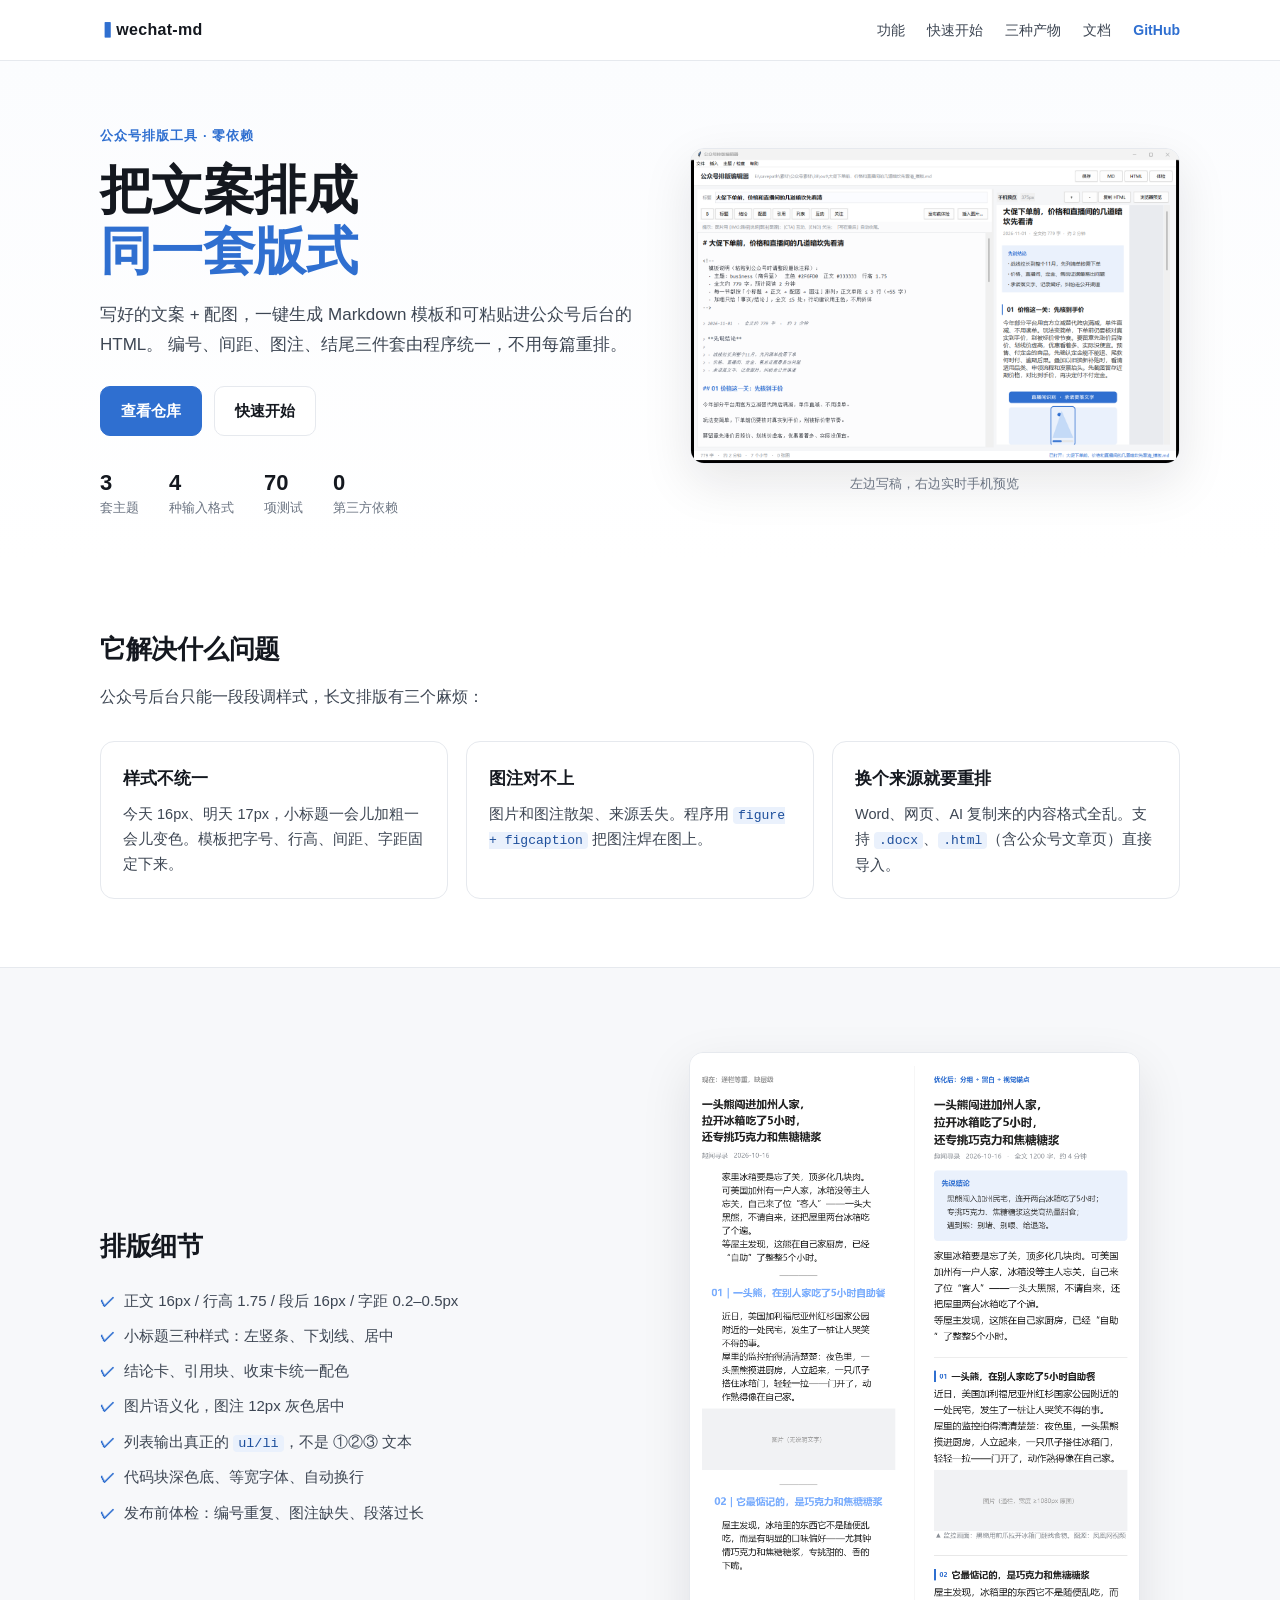
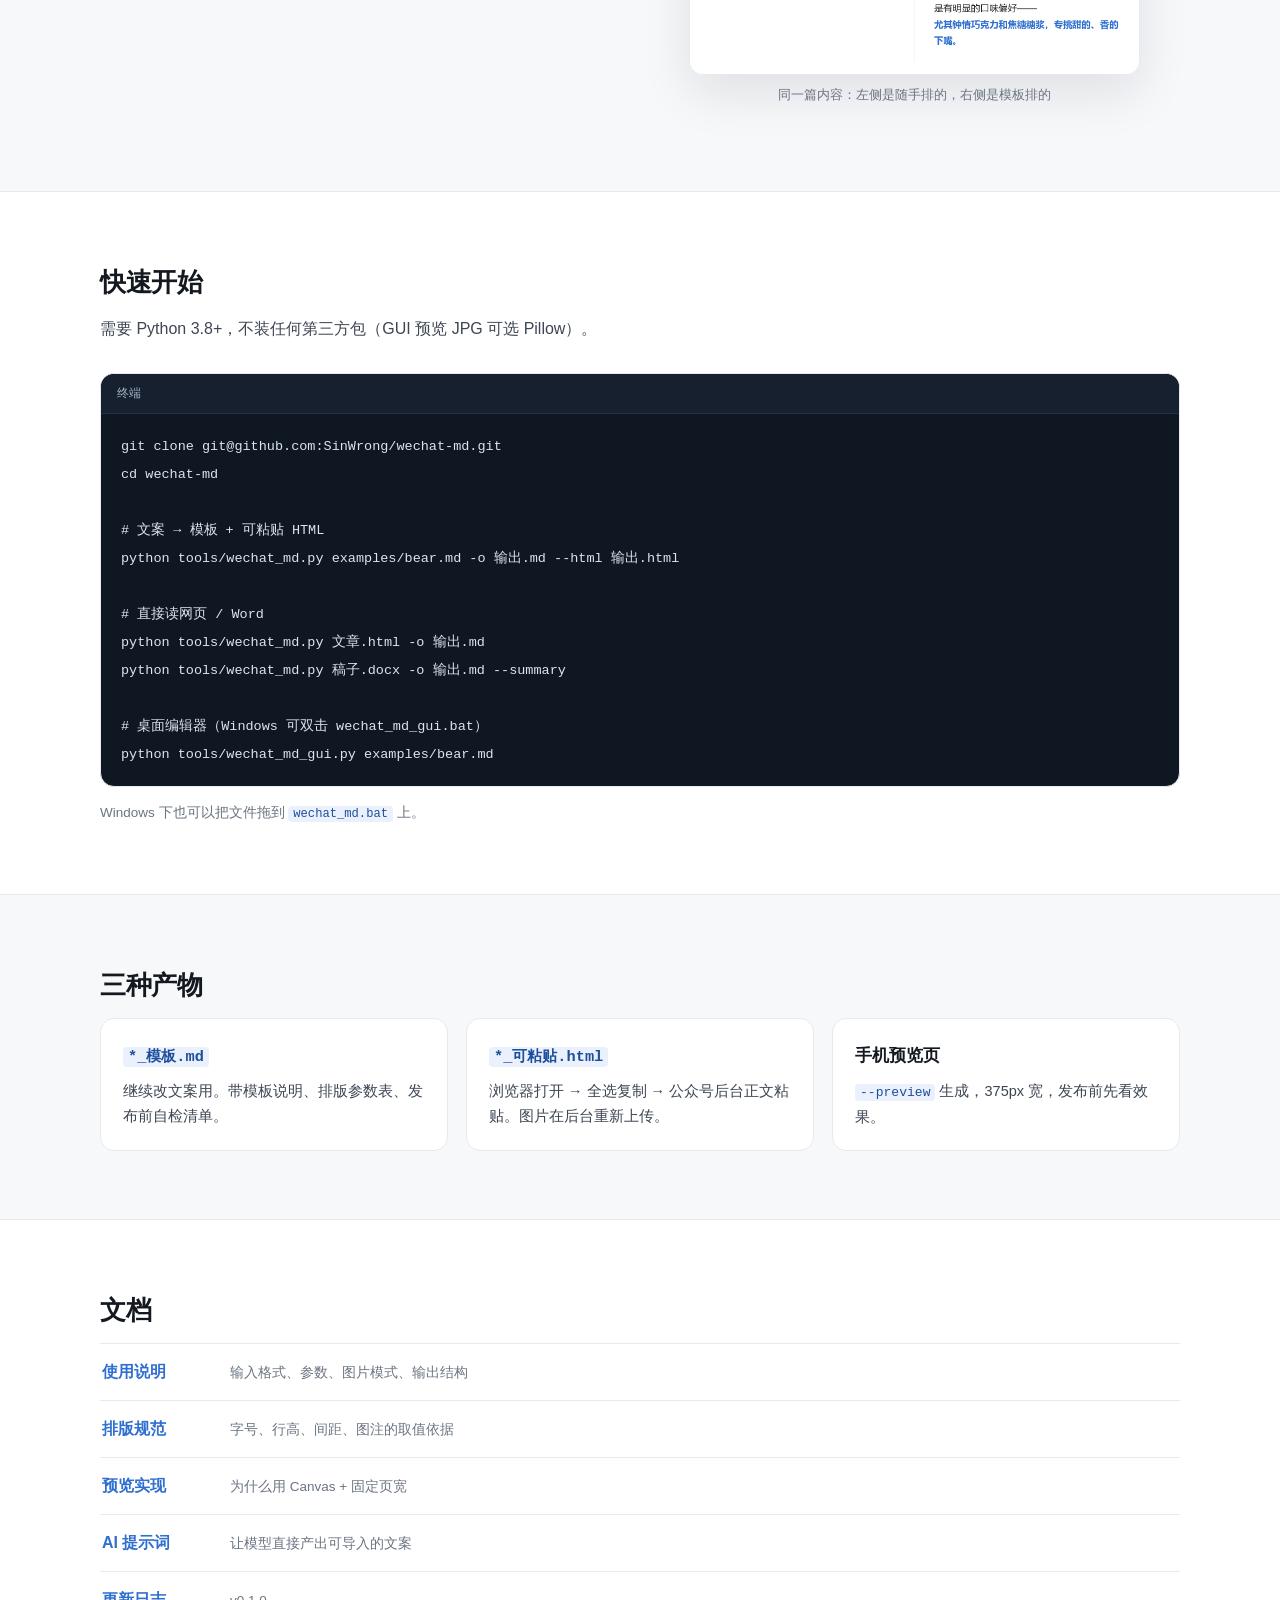
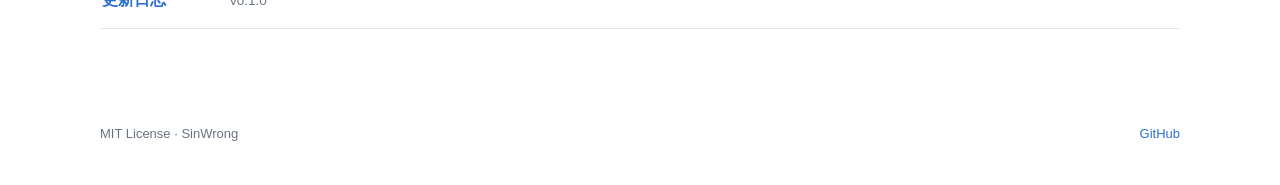
<file: site/index.html>
<!DOCTYPE html>
<html lang="zh-CN">
<head>
<meta charset="utf-8">
<meta name="viewport" content="width=device-width,initial-scale=1">
<title>wechat-md · 公众号排版工具</title>
<meta name="description" content="把文案 + 图片变成公众号能直接用的排版：Markdown 模板、可粘贴 HTML、桌面编辑器与发布前体检。零依赖，Python 3.8+。">
<meta property="og:title" content="wechat-md · 公众号排版工具">
<meta property="og:description" content="文案 + 图片 → Markdown 模板 / 可粘贴 HTML，带桌面编辑器、实时预览与发布前体检。">
<meta property="og:type" content="website">
<meta name="theme-color" content="#2f6fd0">
<link rel="icon" href="data:image/svg+xml,<svg xmlns='http://www.w3.org/2000/svg' viewBox='0 0 100 100'><text y='.9em' font-size='90'>📐</text></svg>">
<link rel="stylesheet" href="styles.css">
</head>
<body>

<header class="topbar">
  <div class="wrap">
    <a class="brand" href="#">wechat-md</a>
    <nav>
      <a href="#features">功能</a>
      <a href="#start">快速开始</a>
      <a href="#output">三种产物</a>
      <a href="#docs">文档</a>
      <a class="gh" href="https://github.com/SinWrong/wechat-md">GitHub</a>
    </nav>
  </div>
</header>

<main>

<section class="hero">
  <div class="wrap hero-grid">
    <div class="hero-copy">
      <p class="eyebrow">公众号排版工具 · 零依赖</p>
      <h1>把文案排成<br><em>同一套版式</em></h1>
      <p class="lede">
        写好的文案 + 配图，一键生成 Markdown 模板和可粘贴进公众号后台的 HTML。
        编号、间距、图注、结尾三件套由程序统一，不用每篇重排。
      </p>
      <div class="cta">
        <a class="btn primary" href="https://github.com/SinWrong/wechat-md">查看仓库</a>
        <a class="btn" href="#start">快速开始</a>
      </div>
      <ul class="facts">
        <li><b>3</b><span>套主题</span></li>
        <li><b>4</b><span>种输入格式</span></li>
        <li><b>70</b><span>项测试</span></li>
        <li><b>0</b><span>第三方依赖</span></li>
      </ul>
    </div>
    <figure class="hero-shot">
      <img src="assets/preview.png" alt="编辑器界面：左侧写稿，右侧手机宽度预览" loading="lazy">
      <figcaption>左边写稿，右边实时手机预览</figcaption>
    </figure>
  </div>
</section>

<section id="features" class="section">
  <div class="wrap">
    <h2>它解决什么问题</h2>
    <p class="section-lede">公众号后台只能一段段调样式，长文排版有三个麻烦：</p>
    <div class="grid three">
      <article class="card">
        <h3>样式不统一</h3>
        <p>今天 16px、明天 17px，小标题一会儿加粗一会儿变色。模板把字号、行高、间距、字距固定下来。</p>
      </article>
      <article class="card">
        <h3>图注对不上</h3>
        <p>图片和图注散架、来源丢失。程序用 <code>figure + figcaption</code> 把图注焊在图上。</p>
      </article>
      <article class="card">
        <h3>换个来源就要重排</h3>
        <p>Word、网页、AI 复制来的内容格式全乱。支持 <code>.docx</code>、<code>.html</code>（含公众号文章页）直接导入。</p>
      </article>
    </div>
  </div>
</section>

<section class="section alt">
  <div class="wrap split">
    <div>
      <h2>排版细节</h2>
      <ul class="checklist">
        <li>正文 16px / 行高 1.75 / 段后 16px / 字距 0.2–0.5px</li>
        <li>小标题三种样式：左竖条、下划线、居中</li>
        <li>结论卡、引用块、收束卡统一配色</li>
        <li>图片语义化，图注 12px 灰色居中</li>
        <li>列表输出真正的 <code>ul/li</code>，不是 ①②③ 文本</li>
        <li>代码块深色底、等宽字体、自动换行</li>
        <li>发布前体检：编号重复、图注缺失、段落过长</li>
      </ul>
    </div>
    <figure class="shot">
      <img src="assets/before-after.png" alt="排版前后对比：左侧拥挤无层级，右侧分组清晰" loading="lazy">
      <figcaption>同一篇内容：左侧是随手排的，右侧是模板排的</figcaption>
    </figure>
  </div>
</section>

<section id="start" class="section">
  <div class="wrap">
    <h2>快速开始</h2>
    <p class="section-lede">需要 Python 3.8+，不装任何第三方包（GUI 预览 JPG 可选 Pillow）。</p>
    <div class="code">
      <div class="code-head"><span>终端</span></div>
<pre><code>git clone git@github.com:SinWrong/wechat-md.git
cd wechat-md

# 文案 → 模板 + 可粘贴 HTML
python tools/wechat_md.py examples/bear.md -o 输出.md --html 输出.html

# 直接读网页 / Word
python tools/wechat_md.py 文章.html -o 输出.md
python tools/wechat_md.py 稿子.docx -o 输出.md --summary

# 桌面编辑器（Windows 可双击 wechat_md_gui.bat）
python tools/wechat_md_gui.py examples/bear.md</code></pre>
    </div>
    <p class="hint">Windows 下也可以把文件拖到 <code>wechat_md.bat</code> 上。</p>
  </div>
</section>

<section id="output" class="section alt">
  <div class="wrap">
    <h2>三种产物</h2>
    <div class="grid three">
      <article class="card">
        <h3><code>*_模板.md</code></h3>
        <p>继续改文案用。带模板说明、排版参数表、发布前自检清单。</p>
      </article>
      <article class="card">
        <h3><code>*_可粘贴.html</code></h3>
        <p>浏览器打开 → 全选复制 → 公众号后台正文粘贴。图片在后台重新上传。</p>
      </article>
      <article class="card">
        <h3>手机预览页</h3>
        <p><code>--preview</code> 生成，375px 宽，发布前先看效果。</p>
      </article>
    </div>
  </div>
</section>

<section id="docs" class="section">
  <div class="wrap">
    <h2>文档</h2>
    <ul class="doclist">
      <li><a href="https://github.com/SinWrong/wechat-md/blob/main/tools/README.md">使用说明</a><span>输入格式、参数、图片模式、输出结构</span></li>
      <li><a href="https://github.com/SinWrong/wechat-md/blob/main/docs/format-guideline.md">排版规范</a><span>字号、行高、间距、图注的取值依据</span></li>
      <li><a href="https://github.com/SinWrong/wechat-md/blob/main/docs/preview-rendering.md">预览实现</a><span>为什么用 Canvas + 固定页宽</span></li>
      <li><a href="https://github.com/SinWrong/wechat-md/blob/main/prompts/README.md">AI 提示词</a><span>让模型直接产出可导入的文案</span></li>
      <li><a href="https://github.com/SinWrong/wechat-md/blob/main/CHANGELOG.md">更新日志</a><span>v0.1.0</span></li>
    </ul>
  </div>
</section>

</main>

<footer class="foot">
  <div class="wrap">
    <span>MIT License · SinWrong</span>
    <a href="https://github.com/SinWrong/wechat-md">GitHub</a>
  </div>
</footer>

</body>
</html>
</file>
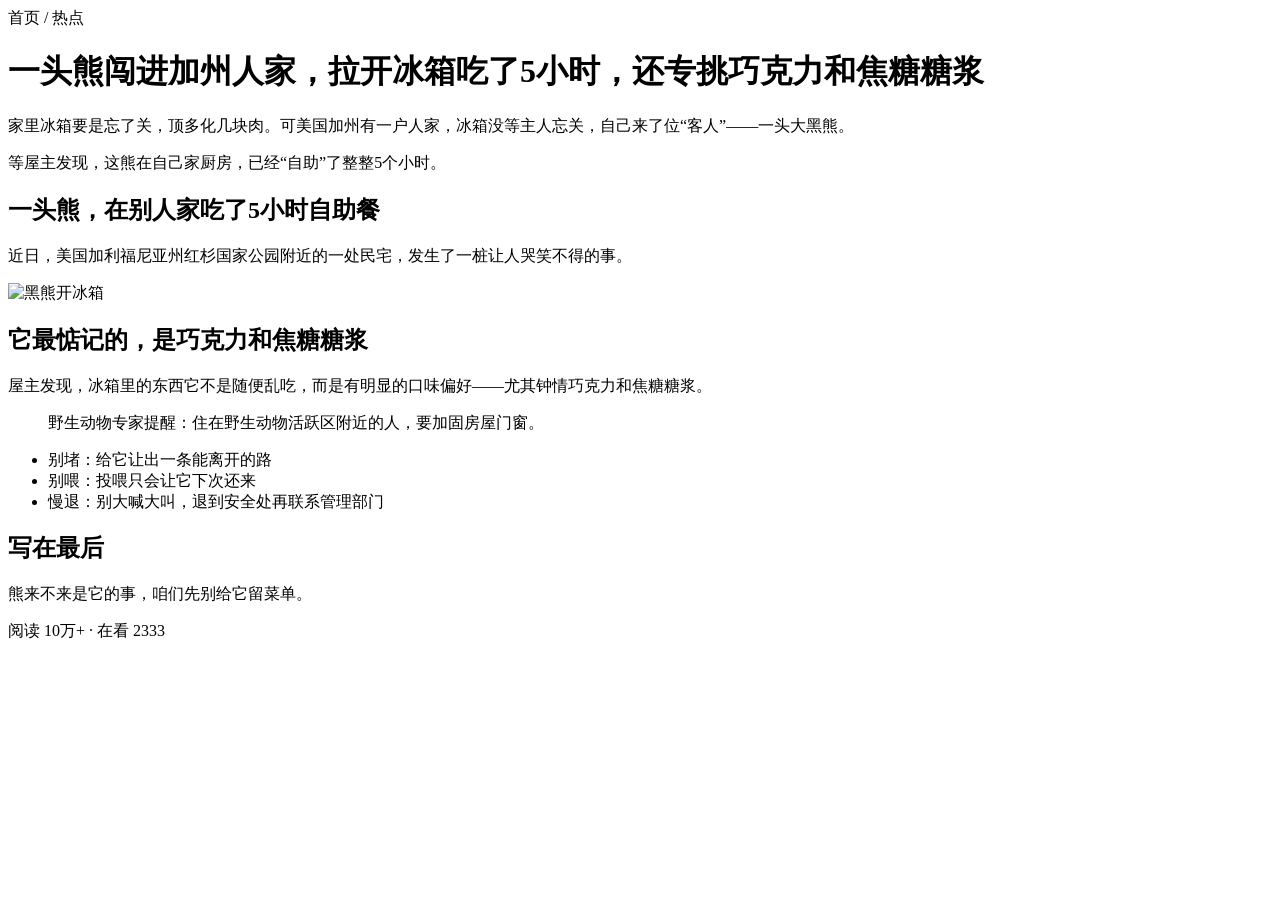
<file: examples/wechat_article.html>
<!DOCTYPE html>
<html>
<head>
<meta charset="utf-8">
<meta property="og:title" content="一头熊闯进加州人家，拉开冰箱吃了5小时，还专挑巧克力和焦糖糖浆" />
<meta name="author" content="趣闻寻录" />
<title>一头熊闯进加州人家</title>
<script>var ct = "1760000000"; var nickname = "趣闻寻录";</script>
<style>.rich_media_content p{font-size:16px}</style>
</head>
<body>
<header id="js_header"><nav>首页 / 热点</nav></header>
<div class="rich_media_area">
  <h1 class="rich_media_title" id="activity-name">一头熊闯进加州人家，拉开冰箱吃了5小时，还专挑巧克力和焦糖糖浆</h1>
  <div class="rich_media_content" id="js_content">
    <p>家里冰箱要是忘了关，顶多化几块肉。可美国加州有一户人家，冰箱没等主人忘关，自己来了位“客人”——一头大黑熊。</p>
    <p>等屋主发现，这熊在自己家厨房，已经“自助”了整整5个小时。</p>
    <h2>一头熊，在别人家吃了5小时自助餐</h2>
    <p>近日，美国加利福尼亚州红杉国家公园附近的一处民宅，发生了一桩让人哭笑不得的事。</p>
    <p><img data-src="https://mmbiz.qpic.cn/mmbiz_jpg/demo/640?wx_fmt=jpeg" alt="黑熊开冰箱"></p>
    <h2>它最惦记的，是巧克力和焦糖糖浆</h2>
    <p>屋主发现，冰箱里的东西它不是随便乱吃，而是有明显的口味偏好——尤其钟情巧克力和焦糖糖浆。</p>
    <blockquote>野生动物专家提醒：住在野生动物活跃区附近的人，要加固房屋门窗。</blockquote>
    <ul>
      <li>别堵：给它让出一条能离开的路</li>
      <li>别喂：投喂只会让它下次还来</li>
      <li>慢退：别大喊大叫，退到安全处再联系管理部门</li>
    </ul>
    <h2>写在最后</h2>
    <p>熊来不来是它的事，咱们先别给它留菜单。</p>
    <p style="display:none">这段是隐藏的，不该被抓取。</p>
  </div>
  <div class="rich_media_tool">阅读 10万+ · 在看 2333</div>
</div>
</body>
</html>
</file>
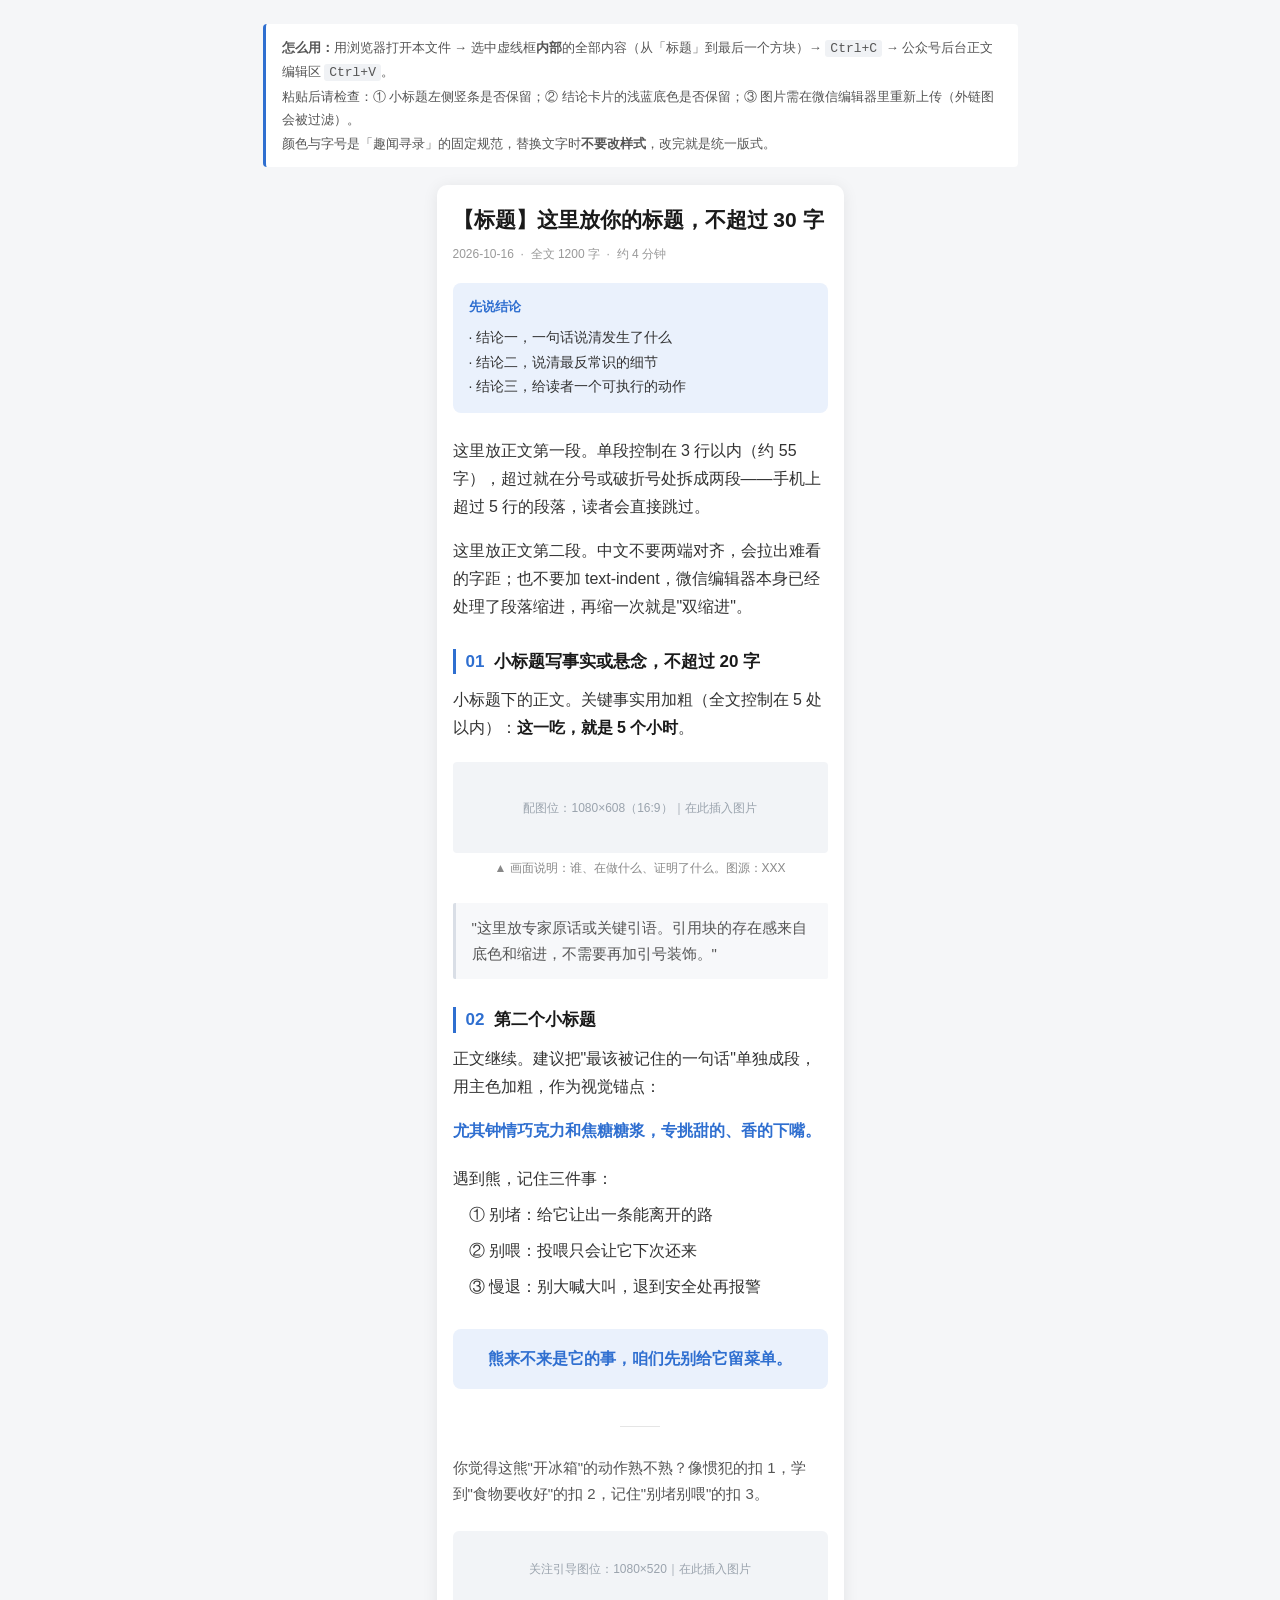
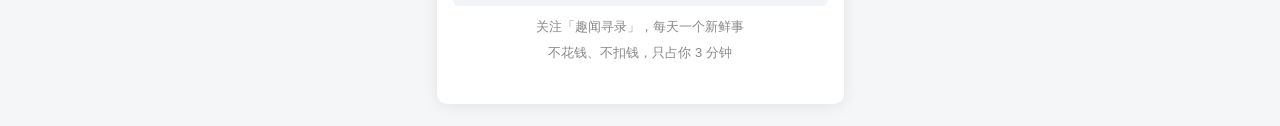
<file: templates/wechat-template.html>
<!DOCTYPE html>
<html lang="zh-CN">
<head>
<meta charset="utf-8">
<title>公众号排版模板（可直接粘贴）</title>
<style>
  /* 只影响本预览页，不会被粘进公众号 */
  body { margin: 0; padding: 24px; background: #f5f6f8; font-family: "PingFang SC", "Microsoft YaHei", sans-serif; }
  .phone { width: 375px; margin: 0 auto; background: #fff; padding: 20px 16px 40px; box-shadow: 0 2px 16px rgba(0,0,0,.08); border-radius: 10px; }
  .note { width: 720px; max-width: 92vw; margin: 0 auto 18px; font-size: 13px; line-height: 1.8; color: #555; background: #fff; border-left: 3px solid #2F6FD0; padding: 12px 16px; border-radius: 4px; }
  .note code { background: #f0f2f5; padding: 1px 5px; border-radius: 3px; }
</style>
</head>
<body>

<div class="note">
  <b>怎么用：</b>用浏览器打开本文件 → 选中虚线框<b>内部</b>的全部内容（从「标题」到最后一个方块）→ <code>Ctrl+C</code> → 公众号后台正文编辑区 <code>Ctrl+V</code>。<br>
  粘贴后请检查：① 小标题左侧竖条是否保留；② 结论卡片的浅蓝底色是否保留；③ 图片需在微信编辑器里重新上传（外链图会被过滤）。<br>
  颜色与字号是「趣闻寻录」的固定规范，替换文字时<b>不要改样式</b>，改完就是统一版式。
</div>

<div class="phone">

<!-- ======================= 粘贴区开始 ======================= -->

<!-- 标题（公众号后台有独立标题栏，这里放正文首行大标题，二选一，建议留后台标题栏、删这里） -->
<section style="margin: 0 0 10px;">
  <span style="font-size: 21px; font-weight: bold; color: #1a1a1a; line-height: 1.45;">【标题】这里放你的标题，不超过 30 字</span>
</section>

<!-- 元信息：日期 + 字数 + 阅读时长 -->
<p style="margin: 0 0 18px; font-size: 12px; color: #999; line-height: 1.6;">2026-10-16 &nbsp;·&nbsp; 全文 1200 字 &nbsp;·&nbsp; 约 4 分钟</p>

<!-- 结论卡片：放 3 条，每条一行以内 -->
<section style="margin: 0 0 24px; padding: 14px 16px; background: #EAF1FC; border-radius: 8px;">
  <p style="margin: 0 0 8px; font-size: 13px; font-weight: bold; color: #2F6FD0; line-height: 1.6;">先说结论</p>
  <p style="margin: 0; font-size: 14px; color: #333; line-height: 1.75;">· 结论一，一句话说清发生了什么</p>
  <p style="margin: 0; font-size: 14px; color: #333; line-height: 1.75;">· 结论二，说清最反常识的细节</p>
  <p style="margin: 0; font-size: 14px; color: #333; line-height: 1.75;">· 结论三，给读者一个可执行的动作</p>
</section>

<!-- 正文段：16px / 1.75 / 段后 16px / 不缩进 / 左对齐 -->
<p style="margin: 0 0 16px; font-size: 16px; line-height: 1.75; color: #333; text-align: left;">这里放正文第一段。单段控制在 3 行以内（约 55 字），超过就在分号或破折号处拆成两段——手机上超过 5 行的段落，读者会直接跳过。</p>

<p style="margin: 0 0 16px; font-size: 16px; line-height: 1.75; color: #333; text-align: left;">这里放正文第二段。中文不要两端对齐，会拉出难看的字距；也不要加 text-indent，微信编辑器本身已经处理了段落缩进，再缩一次就是"双缩进"。</p>

<!-- 01 一级小标题：左竖条 + 主色编号 + 左对齐 -->
<section style="margin: 28px 0 12px; padding-left: 10px; border-left: 3px solid #2F6FD0;">
  <p style="margin: 0; font-size: 17px; font-weight: bold; line-height: 1.5; color: #1a1a1a; text-align: left;"><span style="color: #2F6FD0;">01</span>&nbsp;&nbsp;小标题写事实或悬念，不超过 20 字</p>
</section>

<p style="margin: 0 0 16px; font-size: 16px; line-height: 1.75; color: #333; text-align: left;">小标题下的正文。关键事实用加粗（全文控制在 5 处以内）：<strong style="color: #1a1a1a;">这一吃，就是 5 个小时</strong>。</p>

<!-- 配图位：粘贴后删掉这个占位块，用微信「图片」按钮插入真图（16:9 或 4:3，宽度≥1080px） -->
<section style="margin: 20px 0 6px; padding: 36px 0; background: #F2F4F7; border-radius: 4px; text-align: center;">
  <span style="font-size: 12px; color: #9AA3AD;">配图位：1080×608（16:9）｜在此插入图片</span>
</section>
<p style="margin: 0 0 24px; font-size: 12px; color: #888; line-height: 1.6; text-align: center;">▲ 画面说明：谁、在做什么、证明了什么。图源：XXX</p>

<!-- 引用块：专家原话 / 关键引语，用浅底代替引号 -->
<section style="margin: 0 0 20px; padding: 12px 16px; background: #F7F8FA; border-left: 3px solid #D9DEE6; border-radius: 2px;">
  <p style="margin: 0; font-size: 15px; line-height: 1.75; color: #555;">"这里放专家原话或关键引语。引用块的存在感来自底色和缩进，不需要再加引号装饰。"</p>
</section>

<!-- 02 一级小标题 -->
<section style="margin: 28px 0 12px; padding-left: 10px; border-left: 3px solid #2F6FD0;">
  <p style="margin: 0; font-size: 17px; font-weight: bold; line-height: 1.5; color: #1a1a1a; text-align: left;"><span style="color: #2F6FD0;">02</span>&nbsp;&nbsp;第二个小标题</p>
</section>

<p style="margin: 0 0 16px; font-size: 16px; line-height: 1.75; color: #333; text-align: left;">正文继续。建议把"最该被记住的一句话"单独成段，用主色加粗，作为视觉锚点：</p>

<p style="margin: 0 0 20px; font-size: 16px; line-height: 1.75; color: #2F6FD0; font-weight: bold; text-align: left;">尤其钟情巧克力和焦糖糖浆，专挑甜的、香的下嘴。</p>

<!-- 列表型内容：用项目符号字符，不用 ol/ul（公众号里列表样式会被重置） -->
<section style="margin: 0 0 20px;">
  <p style="margin: 0 0 8px; font-size: 16px; line-height: 1.75; color: #333;">遇到熊，记住三件事：</p>
  <p style="margin: 0 0 8px; font-size: 16px; line-height: 1.75; color: #333; padding-left: 1em;">①&nbsp;别堵：给它让出一条能离开的路</p>
  <p style="margin: 0 0 8px; font-size: 16px; line-height: 1.75; color: #333; padding-left: 1em;">②&nbsp;别喂：投喂只会让它下次还来</p>
  <p style="margin: 0 0 8px; font-size: 16px; line-height: 1.75; color: #333; padding-left: 1em;">③&nbsp;慢退：别大喊大叫，退到安全处再报警</p>
</section>

<!-- 收束：一句金句单独成段，主色加粗 -->
<section style="margin: 28px 0 24px; padding: 16px; background: #EAF1FC; border-radius: 8px;">
  <p style="margin: 0; font-size: 16px; line-height: 1.75; color: #2F6FD0; font-weight: bold; text-align: center;">熊来不来是它的事，咱们先别给它留菜单。</p>
</section>

<!-- 分隔线：1px 细线，全文只用 1–2 条 -->
<section style="margin: 0 0 24px; text-align: center;">
  <span style="display: inline-block; width: 40px; height: 1px; background: #E5E5E5;"></span>
</section>

<!-- 互动提问：最后出现，需要读者动手 -->
<p style="margin: 0 0 24px; font-size: 15px; line-height: 1.75; color: #555; text-align: left;">你觉得这熊"开冰箱"的动作熟不熟？像惯犯的扣 1，学到"食物要收好"的扣 2，记住"别堵别喂"的扣 3。</p>

<!-- 关注引导：图 + 两行字，二选一，不要图文重复 -->
<section style="margin: 0 0 10px; padding: 28px 0; background: #F2F4F7; border-radius: 6px; text-align: center;">
  <span style="font-size: 12px; color: #9AA3AD;">关注引导图位：1080×520｜在此插入图片</span>
</section>
<p style="margin: 0 0 4px; font-size: 13px; line-height: 1.7; color: #888; text-align: center;">关注「趣闻寻录」，每天一个新鲜事</p>
<p style="margin: 0; font-size: 13px; line-height: 1.7; color: #888; text-align: center;">不花钱、不扣钱，只占你 3 分钟</p>

<!-- ======================= 粘贴区结束 ======================= -->

</div>
</body>
</html>
</file>
<file: site/styles.css>
:root {
  --ink: #14181f;
  --ink-2: #3d4653;
  --muted: #6b7482;
  --line: #e6e9ee;
  --bg: #ffffff;
  --bg-2: #f7f8fa;
  --brand: #2f6fd0;
  --brand-soft: #eaf1fc;
  --radius: 14px;
  --max: 1080px;
}

* { box-sizing: border-box; }

html { scroll-behavior: smooth; }

body {
  margin: 0;
  background: var(--bg);
  color: var(--ink);
  font: 16px/1.75 -apple-system, BlinkMacSystemFont, "Segoe UI", "PingFang SC", "Microsoft YaHei", sans-serif;
  -webkit-font-smoothing: antialiased;
}

a { color: var(--brand); text-decoration: none; }
a:hover { text-decoration: underline; }

code {
  font-family: SFMono-Regular, Consolas, Menlo, monospace;
  font-size: 0.9em;
  background: var(--brand-soft);
  color: #1d4f9c;
  padding: 1px 5px;
  border-radius: 4px;
}

.wrap { width: min(var(--max), 92vw); margin: 0 auto; }

/* 顶栏 */
.topbar {
  position: sticky; top: 0; z-index: 10;
  background: rgba(255,255,255,.86);
  backdrop-filter: saturate(180%) blur(10px);
  border-bottom: 1px solid var(--line);
}
.topbar .wrap { display: flex; align-items: center; justify-content: space-between; height: 60px; }
.brand { font-weight: 700; letter-spacing: .3px; color: var(--ink); }
.brand::before { content: "▍"; color: var(--brand); }
.topbar nav { display: flex; gap: 22px; font-size: 14px; }
.topbar nav a { color: var(--ink-2); }
.topbar nav a.gh { color: var(--brand); font-weight: 600; }

/* 首屏 */
.hero { padding: 64px 0 40px; background: linear-gradient(180deg, #fbfcfe, #fff); }
.hero-grid { display: grid; grid-template-columns: 1.05fr .95fr; gap: 48px; align-items: center; }
.eyebrow { margin: 0 0 12px; color: var(--brand); font-size: 13px; font-weight: 600; letter-spacing: .08em; }
.hero h1 { margin: 0 0 18px; font-size: clamp(34px, 4.4vw, 52px); line-height: 1.18; letter-spacing: -.01em; }
.hero h1 em { font-style: normal; color: var(--brand); }
.lede { margin: 0 0 26px; color: var(--ink-2); font-size: 17px; max-width: 34em; }
.cta { display: flex; gap: 12px; flex-wrap: wrap; }
.btn {
  display: inline-block; padding: 11px 20px; border-radius: 10px;
  border: 1px solid var(--line); color: var(--ink); background: #fff; font-weight: 600; font-size: 15px;
}
.btn:hover { text-decoration: none; border-color: #cfd5de; }
.btn.primary { background: var(--brand); border-color: var(--brand); color: #fff; }
.btn.primary:hover { background: #2a62b8; }

.facts { display: flex; gap: 30px; margin: 34px 0 0; padding: 0; list-style: none; }
.facts li { display: flex; flex-direction: column; }
.facts b { font-size: 22px; line-height: 1.2; }
.facts span { color: var(--muted); font-size: 13px; }

.hero-shot { margin: 0; }
.hero-shot img, .shot img {
  width: 100%; display: block; border-radius: var(--radius);
  border: 1px solid var(--line); box-shadow: 0 18px 50px rgba(20,24,31,.10);
}
figcaption { margin-top: 10px; color: var(--muted); font-size: 12.5px; text-align: center; }

/* 区块 */
.section { padding: 68px 0; }
.section.alt { background: var(--bg-2); border-top: 1px solid var(--line); border-bottom: 1px solid var(--line); }
.section h2 { margin: 0 0 10px; font-size: 26px; letter-spacing: -.01em; }
.section-lede { margin: 0 0 30px; color: var(--ink-2); }

.grid { display: grid; gap: 18px; }
.grid.three { grid-template-columns: repeat(3, 1fr); }
.card {
  background: #fff; border: 1px solid var(--line); border-radius: var(--radius);
  padding: 22px 22px 20px;
}
.card h3 { margin: 0 0 8px; font-size: 17px; }
.card p { margin: 0; color: var(--ink-2); font-size: 14.5px; }

.split { display: grid; grid-template-columns: 1fr 1.05fr; gap: 44px; align-items: center; }
.checklist { margin: 18px 0 0; padding: 0; list-style: none; }
.checklist li { position: relative; padding-left: 24px; margin-bottom: 9px; color: var(--ink-2); font-size: 15px; }
.checklist li::before {
  content: "✓"; position: absolute; left: 0; top: 0;
  color: var(--brand); font-weight: 700;
}

/* 代码块 */
.code { border-radius: var(--radius); overflow: hidden; border: 1px solid var(--line); background: #0f1722; }
.code-head { padding: 9px 16px; font-size: 12px; color: #9fb0c4; background: #16202e; border-bottom: 1px solid #223047; }
.code pre { margin: 0; padding: 18px 20px; overflow-x: auto; }
.code code { background: transparent; color: #dbe4f0; padding: 0; font-size: 13.5px; line-height: 1.85; }
.hint { margin: 14px 0 0; color: var(--muted); font-size: 13.5px; }

/* 文档列表 */
.doclist { list-style: none; margin: 0; padding: 0; border-top: 1px solid var(--line); }
.doclist li { display: flex; gap: 16px; align-items: baseline; padding: 14px 2px; border-bottom: 1px solid var(--line); }
.doclist a { font-weight: 600; min-width: 7em; }
.doclist span { color: var(--muted); font-size: 13.5px; }

/* 页脚 */
.foot { padding: 26px 0 40px; color: var(--muted); font-size: 13px; }
.foot .wrap { display: flex; justify-content: space-between; gap: 12px; }

@media (max-width: 900px) {
  .hero-grid, .split { grid-template-columns: 1fr; }
  .hero { padding-top: 40px; }
  .grid.three { grid-template-columns: 1fr; }
  .topbar nav { gap: 14px; font-size: 13px; }
  .doclist li { flex-direction: column; gap: 2px; }
}

@media (prefers-color-scheme: dark) {
  :root {
    --ink: #e7ebf2; --ink-2: #b7c0cd; --muted: #8b95a3;
    --line: #26303d; --bg: #0d1319; --bg-2: #111923; --brand: #6aa5ff; --brand-soft: #16273f;
  }
  code { color: #a9c6ff; }
  .topbar { background: rgba(13,19,25,.86); }
  .btn { background: #141c26; color: var(--ink); }
  .card { background: #111923; }
  .hero { background: linear-gradient(180deg, #0f1620, #0d1319); }
}
</file>
